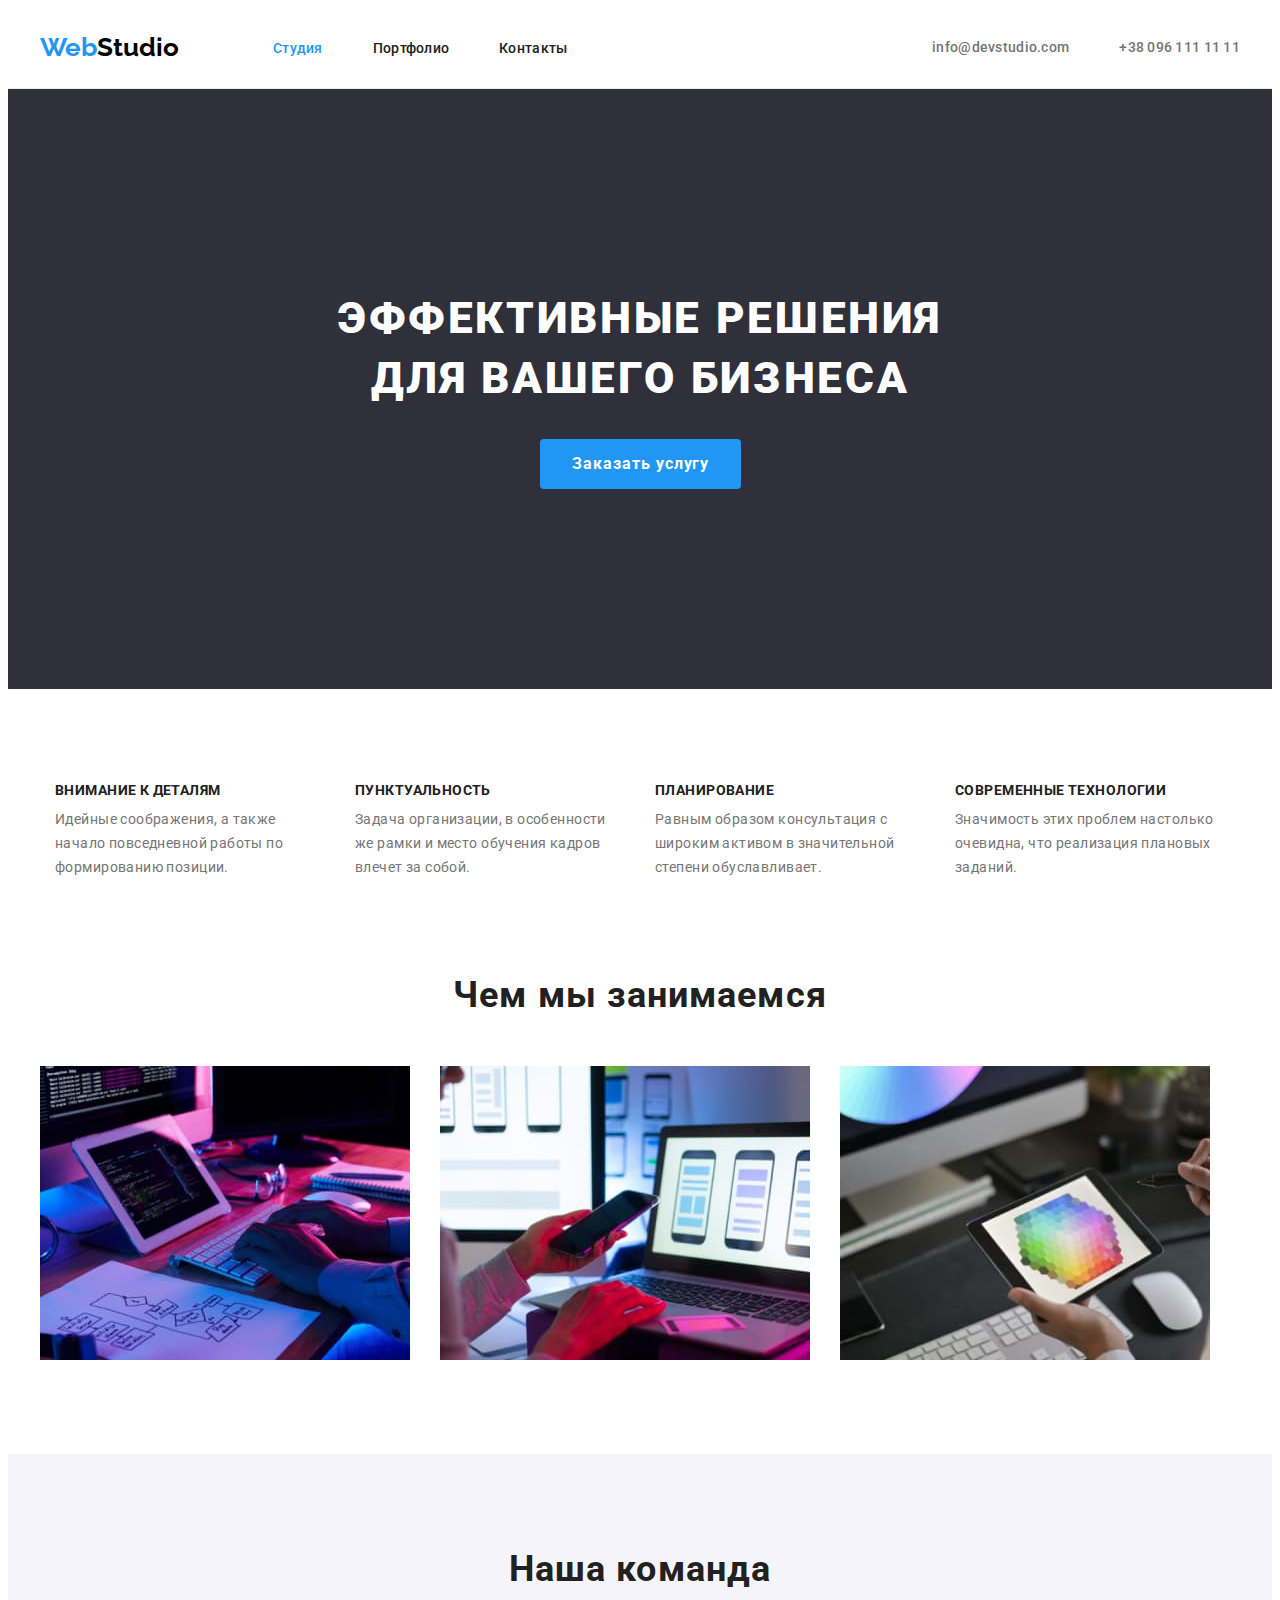
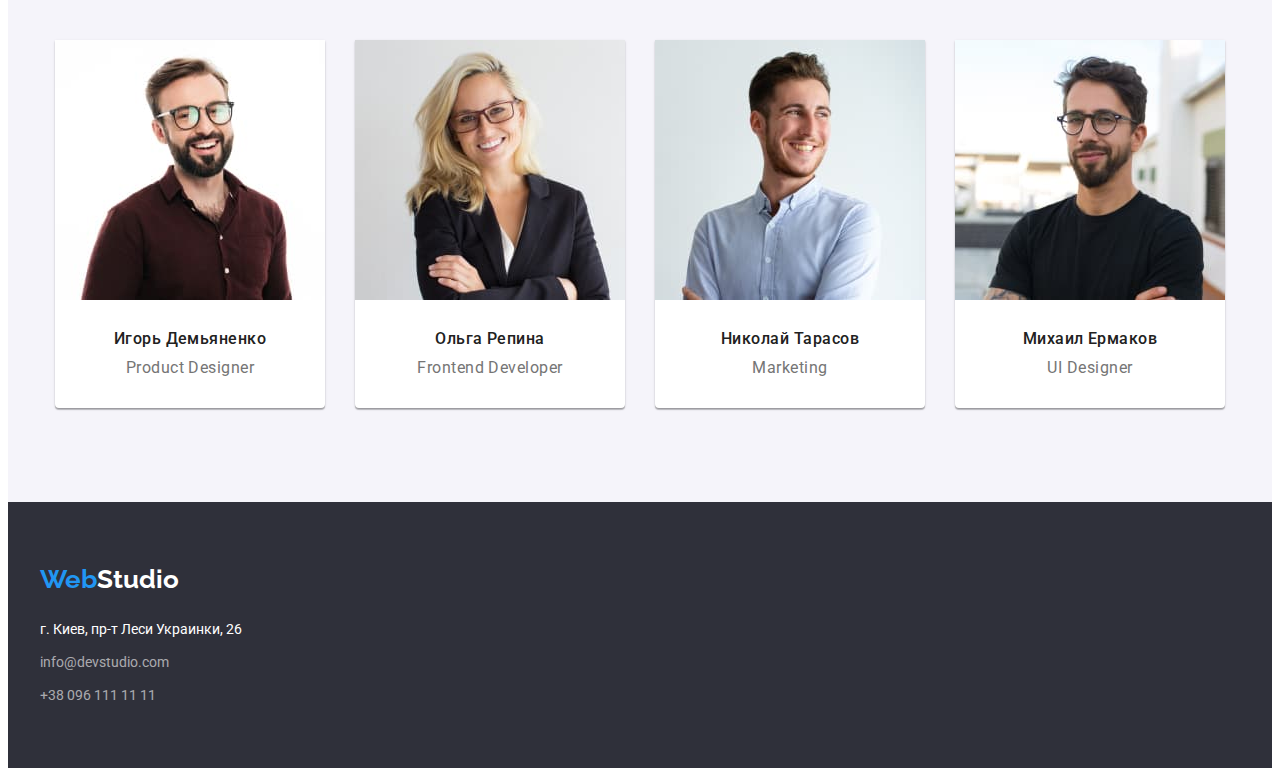
<file: index.html>
<!DOCTYPE html>
<html lang="ru">
  <head>
    <meta charset="UTF-8" />
    <meta http-equiv="X-UA-Compatible" content="IE=edge" />
    <meta name="viewport" content="width=device-width, initial-scale=1.0" />

    <title>Студия</title>
    <link
      rel="stylesheet"
      href="https://cdnjs.cloudflare.com/ajax/libs/modern-normalize/1.1.0/modern-normalize.min.css"
      integrity="sha512-wpPYUAdjBVSE4KJnH1VR1HeZfpl1ub8YT/NKx4PuQ5NmX2tKuGu6U/JRp5y+Y8XG2tV+wKQpNHVUX03MfMFn9Q=="
      crossorigin="anonymous"
      referrerpolicy="no-referrer"
    />
    <link rel="preconnect" href="https://fonts.googleapis.com" />
    <link rel="preconnect" href="https://fonts.gstatic.com" crossorigin />
    <link
      href="https://fonts.googleapis.com/css2?family=Raleway:wght@700&family=Roboto:wght@400;500;700;900&display=swap"
      rel="stylesheet"
    />
    <link rel="stylesheet" href="./css/styles.css" />
  </head>
  <body class="body">
    <header class="header">
      <div class="container header-container">
        <nav class="navigation">
          <a href="" class="main link"
            >Web<span class="text-logo">Studio</span></a
          >
          <ul class="nav-list list">
            <li class="nav-list-item">
              <a href="./index.html" class="nav link current">Студия</a>
            </li>
            <li class="nav-list-item">
              <a href="./portfolio.html" class="nav link">Портфолио</a>
            </li>

            <li class="nav-list-item">
              <a href="" class="nav link">Контакты</a>
            </li>
          </ul>
        </nav>
        <a href="mailto:info@devstudio.com" class="header-mail nav link"
          >info@devstudio.com</a
        >
        <a href="tel:+380961111111" class="nav link">+38 096 111 11 11</a>
      </div>
    </header>
    <main>
      <section class="section hero">
        <div class="container">
          <h1 class="hero-title">Эффективные решения для вашего бизнеса</h1>
          <button class="button" type="button">Заказать услугу</button>
        </div>
      </section>
      <section class="section">
        <div class="container">
          <ul class="feature-list">
            <li class="feature-item list">
              <h3 class="feature-title">Внимание к деталям</h3>
              <p class="feature-text">
                Идейные соображения, а также начало повседневной работы по
                формированию позиции.
              </p>
            </li>
            <li class="feature-item list">
              <h3 class="feature-title">Пунктуальность</h3>
              <p class="feature-text">
                Задача организации, в особенности же рамки и место обучения
                кадров влечет за собой.
              </p>
            </li>
            <li class="feature-item list">
              <h3 class="feature-title">Планирование</h3>
              <p class="feature-text">
                Равным образом консультация с широким активом в значительной
                степени обуславливает.
              </p>
            </li>
            <li class="feature-item list">
              <h3 class="feature-title">Современные технологии</h3>
              <p class="feature-text">
                Значимость этих проблем настолько очевидна, что реализация
                плановых заданий.
              </p>
            </li>
          </ul>
        </div>
      </section>
      <section class="section our-work">
        <div class="container">
          <h2 class="our-work-title">Чем мы занимаемся</h2>
          <ul class="our-work list">
            <li class="our-work-item">
              <img
                src="./images/box1.jpg"
                alt="Набирает код на планшете"
                width="370"
              />
            </li>
            <li class="our-work-item">
              <img
                src="./images/box2.jpg"
                alt="Создание мобильных приложений"
                width="370"
              />
            </li>
            <li class="our-work-item">
              <img
                src="./images/box3.jpg"
                alt="Выбирает цвет из палитры"
                width="370"
              />
            </li>
          </ul>
        </div>
      </section>
      <section class="section team-section">
        <div class="container">
          <h2 class="our-team-title">Наша команда</h2>
          <ul class="team list">
            <li class="team-item">
              <img
                src="./images/img1.jpg"
                alt="Дядька в очках и рубашке"
                width="270"
              />
              <div class="staff">
                <p class="names">Игорь Демьяненко</p>
                <p class="professions">Product Designer</p>
              </div>
            </li>
            <li class="team-item">
              <img
                src="./images/img2.jpg"
                alt="Блондинка в черном пиджаке"
                width="270"
              />
              <div class="staff">
                <p class="names">Ольга Репина</p>
                <p class="professions">Frontend Developer</p>
              </div>
            </li>
            <li class="team-item">
              <img
                src="./images/img3.jpg"
                alt="Парень в голубой рубашке"
                width="270"
              />
              <div class="staff">
                <p class="names">Николай Тарасов</p>
                <p class="professions">Marketing</p>
              </div>
            </li>
            <li class="team-item">
              <img
                src="./images/img4.jpg"
                alt="Парень с тату в футболке"
                width="270"
              />
              <div class="staff">
                <p class="names">Михаил Ермаков</p>
                <p class="professions">UI Designer</p>
              </div>
            </li>
          </ul>
        </div>
      </section>
    </main>
    <footer class="footer">
      <div class="container">
        <a href="" class="main link"
          >Web<span class="footer-text-logo">Studio</span></a
        >
        <address class="adress-list">
          <p class="adress">г. Киев, пр-т Леси Украинки, 26</p>
          <a href="mailto:info@devstudio.com" class="adress link"
            >info@devstudio.com</a
          >
          <a href="tel:+380961111111" class="adress link">+38 096 111 11 11</a>
        </address>
      </div>
    </footer>
  </body>
</html>
</file>
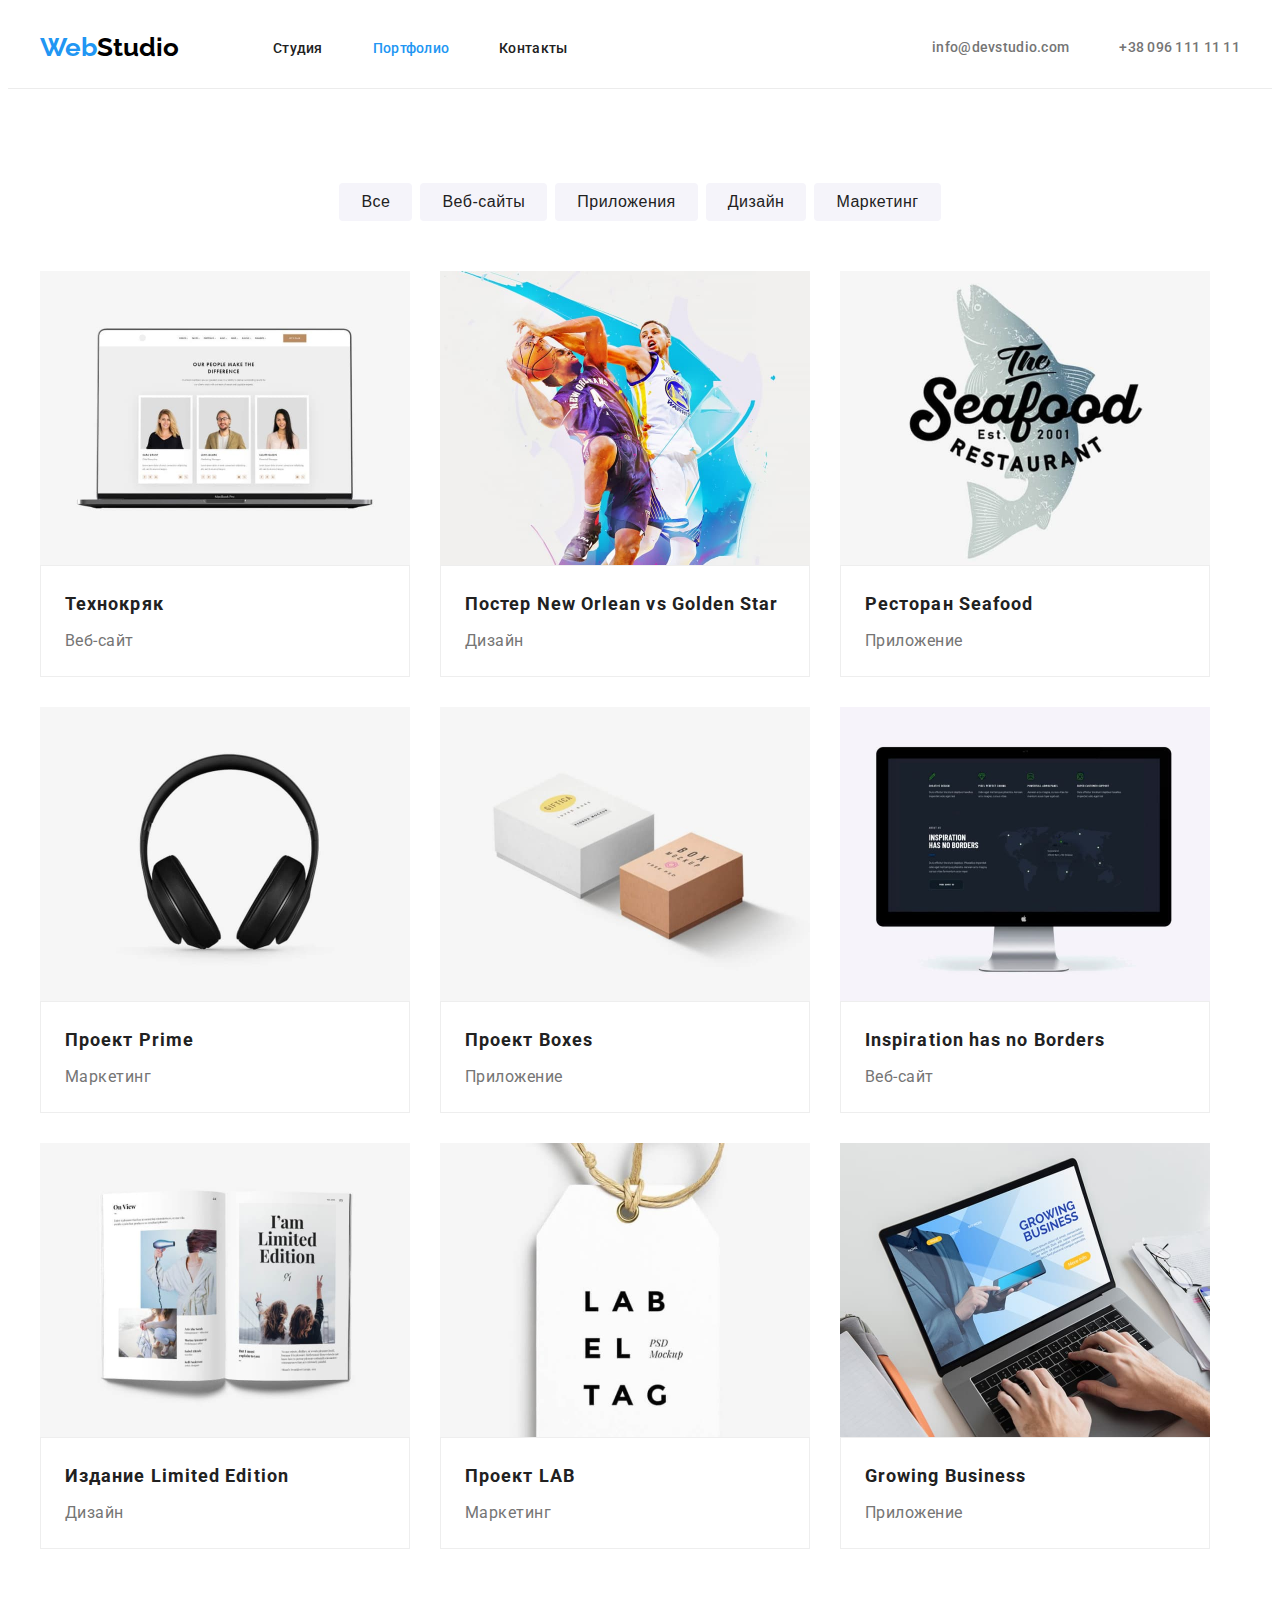
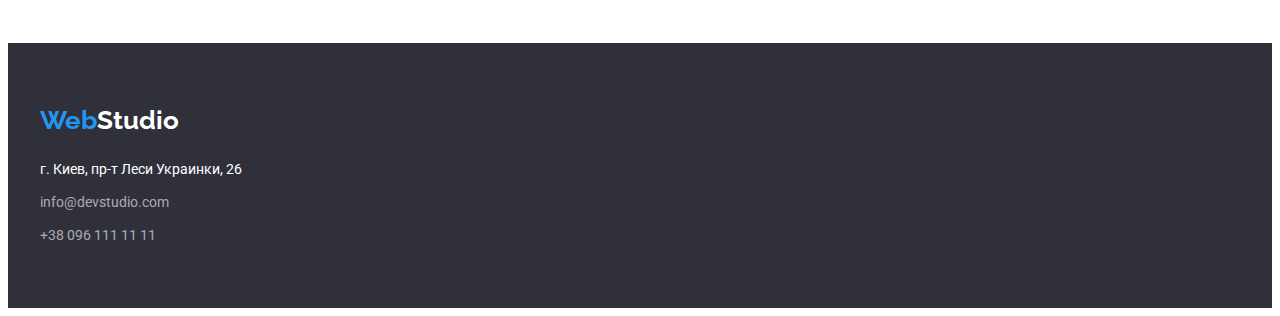
<file: portfolio.html>
<!DOCTYPE html>
<html lang="ru">
  <head>
    <meta charset="UTF-8" />
    <meta http-equiv="X-UA-Compatible" content="IE=edge" />
    <meta name="viewport" content="width=device-width, initial-scale=1.0" />

    <title>Студия</title>
    <link
      rel="stylesheet"
      href="https://cdnjs.cloudflare.com/ajax/libs/modern-normalize/1.1.0/modern-normalize.min.css"
      integrity="sha512-wpPYUAdjBVSE4KJnH1VR1HeZfpl1ub8YT/NKx4PuQ5NmX2tKuGu6U/JRp5y+Y8XG2tV+wKQpNHVUX03MfMFn9Q=="
      crossorigin="anonymous"
      referrerpolicy="no-referrer"
    />
    <link rel="preconnect" href="https://fonts.googleapis.com" />
    <link rel="preconnect" href="https://fonts.gstatic.com" crossorigin />
    <link
      href="https://fonts.googleapis.com/css2?family=Raleway:wght@700&family=Roboto:wght@400;500;700;900&display=swap"
      rel="stylesheet"
    />
    <link rel="stylesheet" href="./css/styles.css" />
  </head>
  <body class="body">
    <header class="header">
      <div class="container header-container">
        <nav class="navigation">
          <a href="" class="main link"
            >Web<span class="text-logo">Studio</span></a
          >
          <ul class="nav-list list">
            <li class="nav-list-item">
              <a href="./index.html" class="nav link">Студия</a>
            </li>
            <li class="nav-list-item">
              <a href="./portfolio.html" class="nav link current">Портфолио</a>
            </li>

            <li class="nav-list-item">
              <a href="" class="nav link">Контакты</a>
            </li>
          </ul>
        </nav>
        <a href="mailto:info@devstudio.com" class="header-mail nav link"
          >info@devstudio.com</a
        >
        <a href="tel:+380961111111" class="nav link">+38 096 111 11 11</a>
      </div>
    </header>
    <main>
      <section class="section">
        <div class="container">
          <ul class="filters-list list">
            <li class="filters-item">
              <button class="filters" type="button">Все</button>
            </li>
            <li class="filters-item">
              <button class="filters" type="button">Веб-сайты</button>
            </li>
            <li class="filters-item">
              <button class="filters" type="button">Приложения</button>
            </li>
            <li class="filters-item">
              <button class="filters" type="button">Дизайн</button>
            </li>
            <li class="filters-item">
              <button class="filters" type="button">Маркетинг</button>
            </li>
          </ul>
          <ul class="cards-list list">
            <li class="cards-list-item">
              <img src="./images/techno.jpg" alt="MackBook Pro" width="370" />
              <div class="cards-content">
                <p class="item-name">Технокряк</p>
                <p class="item-activity">Веб-сайт</p>
              </div>
            </li>
            <li class="cards-list-item">
              <img
                src="./images/poster.jpg"
                alt="Два баскетболиста"
                width="370"
              />
              <div class="cards-content">
                <p class="item-name">Постер New Orlean vs Golden Star</p>

                <p class="item-activity">Дизайн</p>
              </div>
            </li>
            <li class="cards-list-item">
              <img
                src="./images/restaurant.jpg"
                alt="Логотип с рыбой"
                width="370"
              />
              <div class="cards-content">
                <p class="item-name">Ресторан Seafood</p>
                <p class="item-activity">Приложение</p>
              </div>
            </li>
            <li class="cards-list-item">
              <img src="./images/project.jpg" alt="Наушники" width="370" />
              <div class="cards-content">
                <p class="item-name">Проект Prime</p>
                <p class="item-activity">Маркетинг</p>
              </div>
            </li>
            <li class="cards-list-item">
              <img
                src="./images/projectboxes.jpg"
                alt="Две коробки"
                width="370"
              />
              <div class="cards-content">
                <p class="item-name">Проект Boxes</p>
                <p class="item-activity">Приложение</p>
              </div>
            </li>
            <li class="cards-list-item">
              <img
                src="./images/inspiration.jpg"
                alt="Темный экран монитора"
                width="370"
              />
              <div class="cards-content">
                <p class="item-name">Inspiration has no Borders</p>
                <p class="item-activity">Веб-сайт</p>
              </div>
            </li>
            <li class="cards-list-item">
              <img
                src="./images/limitededition.jpg"
                alt="Развернутая книга"
                width="370"
              />
              <div class="cards-content">
                <p class="item-name">Издание Limited Edition</p>
                <p class="item-activity">Дизайн</p>
              </div>
            </li>
            <li class="cards-list-item">
              <img
                src="./images/projectlab.jpg"
                alt="Бумажный ярлык с надписью"
                width="370"
              />
              <div class="cards-content">
                <p class="item-name">Проект LAB</p>
                <p class="item-activity">Маркетинг</p>
              </div>
            </li>
            <li class="cards-list-item">
              <img
                src="./images/growing.jpg"
                alt="Руки на ноутбуке"
                width="370"
              />
              <div class="cards-content">
                <p class="item-name">Growing Business</p>
                <p class="item-activity">Приложение</p>
              </div>
            </li>
          </ul>
        </div>
      </section>
    </main>
    <footer class="footer">
      <div class="container">
        <a href="" class="main link"
          >Web<span class="footer-text-logo">Studio</span></a
        >
        <address class="adress-list">
          <p class="adress">г. Киев, пр-т Леси Украинки, 26</p>
          <a href="mailto:info@devstudio.com" class="adress link"
            >info@devstudio.com</a
          >
          <a href="tel:+380961111111" class="adress link">+38 096 111 11 11</a>
        </address>
      </div>
    </footer>
  </body>
</html>
</file>
<file: css/styles.css>
:root {
  --prime-text-color: #757575;
  --second-text-color: #212121;
  --third-text-color: #ffffff;
  --accent-color: #2196f3;
  --prime-font-family: "Roboto", sans-serif;
  --secondary-font-family: "Raleway", sans-serif;
  --background-color: #2f303a;
}
.body {
  font-family: var(--prime-font-family);
  color: var(--prime-text-color);
}
.list {
  list-style: none;
}
.link {
  text-decoration: none;
}
h1,
h2,
h3,
h4,
h5,
h6,
p {
  margin-top: 0;
  margin-bottom: 0;
}
ul,
ol {
  margin-top: 0;
  margin-bottom: 0;
  padding-left: 0;
}
img {
  display: block;
  max-width: 100%;
  height: auto;
}
address {
  font-style: normal;
}
.container {
  width: 1200px;
  padding-left: 15px;
  padding-right: 15px;
  margin-left: auto;
  margin-right: auto;
}

/* ============================================================== */
/*🔽🔽🔽   H E A D E R  &  N A V I G A T I O N   🔽🔽🔽*/

.header {
  border-bottom: 1px solid #ececec;
}
.header-container {
  display: flex;
  align-items: center;
}
.navigation {
  display: flex;
  align-items: center;
}
.nav-list {
  display: flex;
  align-items: center;
}

.main.link {
  margin-right: 94px;
  font-family: var(--secondary-font-family);
  font-weight: 700;
  font-size: 26px;
  line-height: 1.38;
  letter-spacing: 3%;
  color: var(--accent-color);
  cursor: pointer;
}
.text-logo {
  color: #000000;
}

.nav-list-item:not(:last-child) {
  margin-right: 50px;
}
.nav-list-item > .nav.link {
  color: var(--second-text-color);
}
.header-mail {
  margin-left: auto;
  margin-right: 50px;
}

.nav.link {
  padding: 32px 0px;
  font-weight: 500;
  font-size: 14px;
  line-height: 1.14;
  letter-spacing: 0.02em;
  color: var(--prime-text-color);
}
.main.link:hover,
.main.link:focus,
.adress.link:hover,
.adress.link:focus,
.nav.link:hover,
.nav.link:focus,
.nav.link.current {
  color: var(--accent-color);
}

/*🔽🔽🔽   M A I N   S E C T I O N   🔽🔽🔽*/

/* ----------- hero -------- */
.section {
  padding-top: 94px;
  padding-bottom: 94px;
}
.section.hero {
  background-color: var(--background-color);
  padding: 200px 0px;
}
.section.our-work {
  padding-top: 0px;
}
.hero-title {
  margin-bottom: 30px;
  margin-left: 252px;
  margin-right: 252px;
  font-weight: 900;
  font-size: 44px;
  line-height: 1.36;
  text-align: center;
  letter-spacing: 0.06em;
  text-transform: uppercase;
  color: var(--third-text-color);
}
.button {
  padding: 10px 32px;
  margin: 0px 500px;
  white-space: nowrap;
  border: none;
  border-radius: 4px;
  font-family: inherit;
  font-weight: 700;
  font-size: 16px;
  line-height: 1.87;
  letter-spacing: 0.06em;
  background-color: var(--accent-color);
  color: var(--third-text-color);
  cursor: pointer;
}

.button:hover,
.button:focus {
  background: #188ce8;
  box-shadow: 0px 4px 4px rgba(0, 0, 0, 0.15);
  border-radius: 4px;
}

/*--------- features --------- */

.feature-list {
  display: flex;
  justify-content: center;
}
.feature-item {
  width: 270px;
}
.feature-item:not(:last-child) {
  margin-right: 30px;
}
.feature-title {
  margin-bottom: 10px;
  font-size: 14px;
  line-height: 1.14;
  letter-spacing: 0.03em;
  text-transform: uppercase;
  color: var(--second-text-color);
}
.feature-text {
  font-weight: 400;
  font-size: 14px;
  line-height: 1.71;
  letter-spacing: 0.03em;
}

/* ----------- our work -----------*/
.our-work-title,
.our-team-title {
  margin-bottom: 50px;
  text-align: center;
  font-weight: 700;
  font-size: 36px;
  line-height: 42px;
  letter-spacing: 0.03em;
  color: var(--second-text-color);
}
.our-work {
  display: flex;
}
.our-work-item:not(:last-child) {
  margin-right: 30px;
}
/* ---------- our team ------------ */
.team-section {
  background-color: #f5f4fa;
}
.team.list {
  display: flex;
  justify-content: center;
}
.team-item:not(:last-child) {
  margin-right: 30px;
}
.team-item {
  background-color: #ffffff;
  box-shadow: 0px 1px 3px rgba(0, 0, 0, 0.12), 0px 1px 1px rgba(0, 0, 0, 0.14),
    0px 2px 1px rgba(0, 0, 0, 0.2);
  border-radius: 0px 0px 4px 4px;
}
.staff {
  padding: 30px 0px;
}
.names {
  font-weight: 500;
  font-size: 16px;
  line-height: 1.18;
  text-align: center;
  letter-spacing: 0.03em;
  color: var(--second-text-color);
}
.professions {
  margin-top: 10px;
  font-weight: 400;
  font-size: 16px;
  line-height: 1.18;
  text-align: center;
  letter-spacing: 0.03em;
  color: var(--prime-text-color);
}

/*🔽🔽🔽   F O O T E R   🔽🔽🔽*/

.footer {
  background-color: var(--background-color);
  padding-top: 60px;
  padding-bottom: 60px;
}
.footer-text-logo {
  color: var(--third-text-color);
}
.adress-list {
  margin-top: 20px;
}
.adress {
  font-size: 14px;
  line-height: 1.71;
  color: var(--third-text-color);
}
.adress.link {
  display: block;
  margin-top: 9px;
  color: rgba(255, 255, 255, 0.6);
}
.adress,
.adress.link {
  font-style: normal;
}

/*==========================================*/
/*※※※※※※  P O R T F O L I O  ※※※※※※*/
/*==========================================*/

/* ----- buttons ------ */
.filters-list {
  display: flex;
  justify-content: center;
  margin-bottom: 50px;
}
.filters {
  padding: 6px 22px;
  border: 0px;
  border-radius: 4px;
  font-weight: 500;
  font-size: 16px;
  line-height: 1.62;
  letter-spacing: 0.03em;
  background-color: #f5f4fa;
  color: var(--second-text-color);
  cursor: pointer;
}
.filters-item:not(:last-child) {
  margin-right: 8px;
}
.filters:hover,
.filters:focus {
  background-color: var(--accent-color);
  color: var(--third-text-color);
}
.item-name {
  margin-bottom: 4px;
  font-weight: 700;
  font-size: 18px;
  line-height: 2;
  letter-spacing: 0.06em;
  color: var(--second-text-color);
}
.item-activity {
  font-size: 16px;
  line-height: 1.87;
  letter-spacing: 0.03em;
}

/* ------- cards list ------ */
.cards-list {
  display: flex;
  flex-wrap: wrap;
  margin-top: -30px;
  margin-left: -30px;
}
.cards-list-item {
  margin-top: 30px;
  margin-left: 30px;
  background: #ffffff;
}
.cards-content {
  padding: 20px 24px;
  border: 1px solid #eeeeee;
}
</file>
